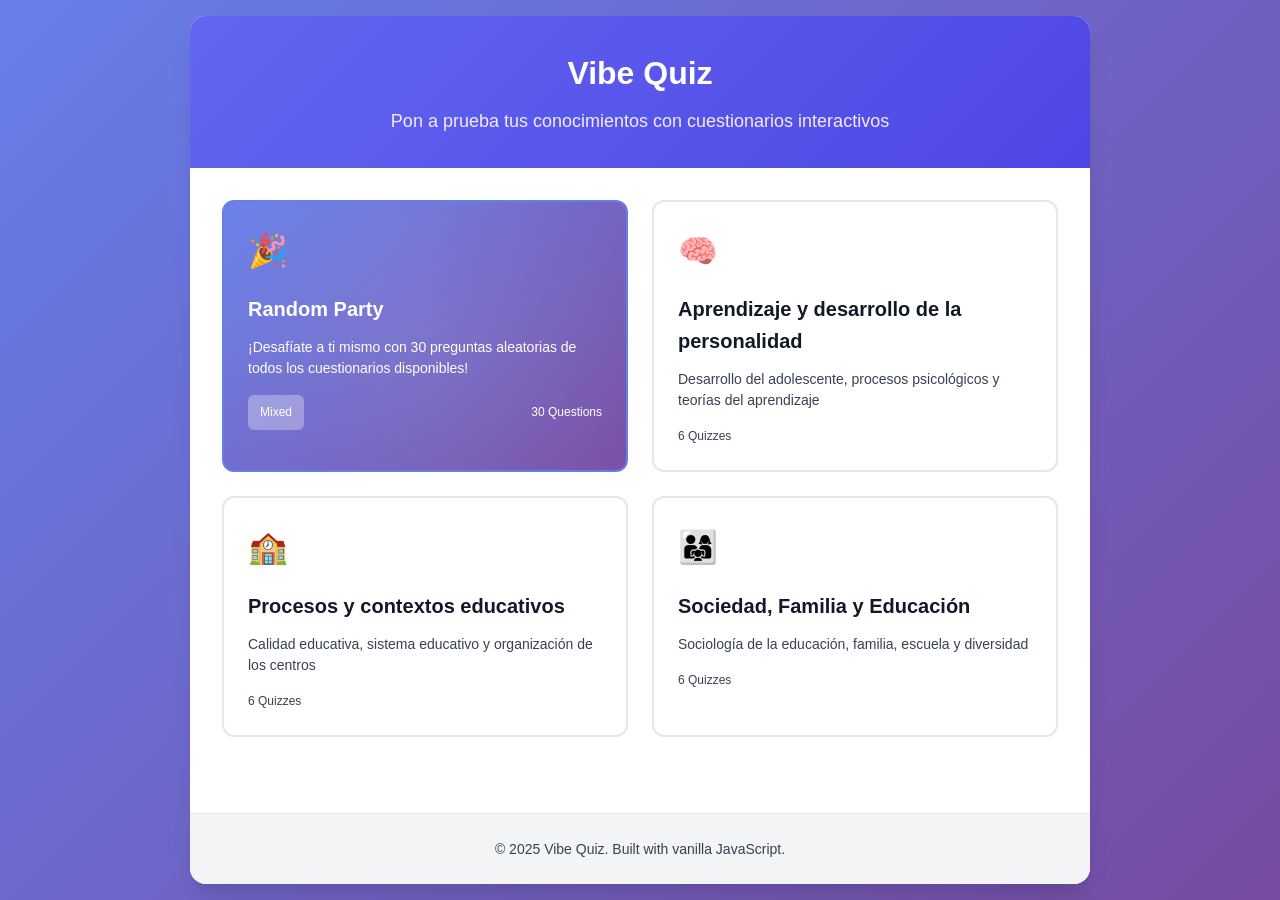
<file: index.html>
<!DOCTYPE html>
<html lang="en">
<head>
    <meta charset="UTF-8">
    <meta name="viewport" content="width=device-width, initial-scale=1.0">
    <meta name="description" content="Vibe Quiz - Pon a prueba tus conocimientos con cuestionarios interactivos">
    <title>Vibe Quiz</title>
    <link rel="stylesheet" href="css/styles.css">
</head>
<body>
    <div class="container">
        <header class="header">
            <h1 class="header__title">Vibe Quiz</h1>
            <p class="header__subtitle">Pon a prueba tus conocimientos con cuestionarios interactivos</p>
        </header>

        <main class="main">
            <section class="quiz-grid" id="quizGrid">
                <div class="loading">Cargando cuestionarios...</div>
            </section>
        </main>

        <footer class="footer">
            <p>&copy; 2025 Vibe Quiz. Built with vanilla JavaScript.</p>
        </footer>
    </div>

    <script type="module" src="js/index.js"></script>
</body>
</html>
</file>
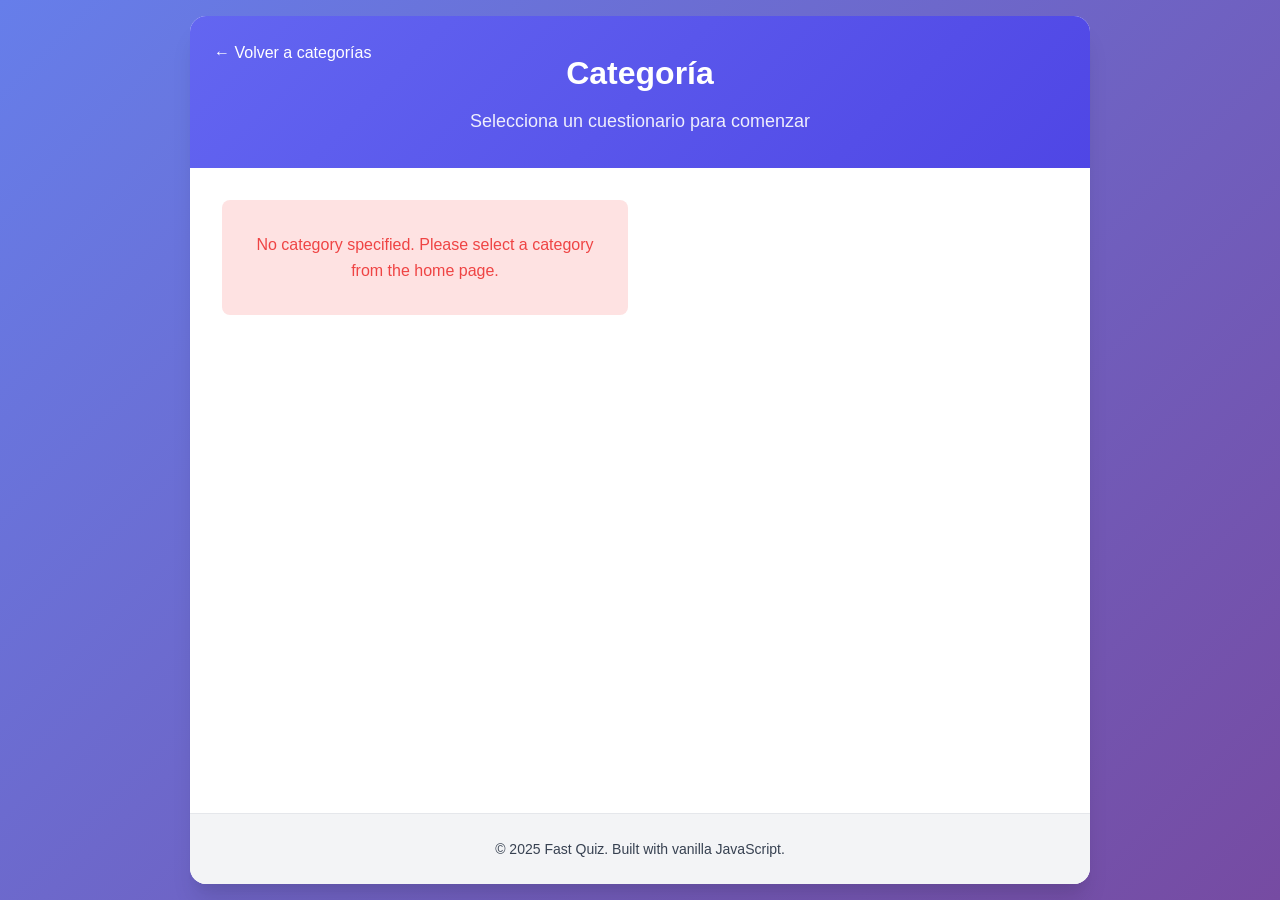
<file: category.html>
<!DOCTYPE html>
<html lang="en">
<head>
    <meta charset="UTF-8">
    <meta name="viewport" content="width=device-width, initial-scale=1.0">
    <meta name="description" content="Fast Quiz Application - Browse quizzes by category">
    <title>Vibe Quiz</title>
    <link rel="stylesheet" href="css/styles.css">
</head>
<body>
    <div class="container">
        <header class="header">
            <a href="index.html" class="header__back-link">← Volver a categorías</a>
            <h1 class="header__title" id="categoryTitle">Categoría</h1>
            <p class="header__subtitle" id="categoryDescription">Selecciona un cuestionario para comenzar</p>
        </header>

        <main class="main">
            <section class="quiz-grid" id="quizGrid">
                <div class="loading">Cargando cuestionarios...</div>
            </section>
        </main>

        <footer class="footer">
            <p>&copy; 2025 Fast Quiz. Built with vanilla JavaScript.</p>
        </footer>
    </div>

    <script type="module" src="js/category.js"></script>
</body>
</html>
</file>
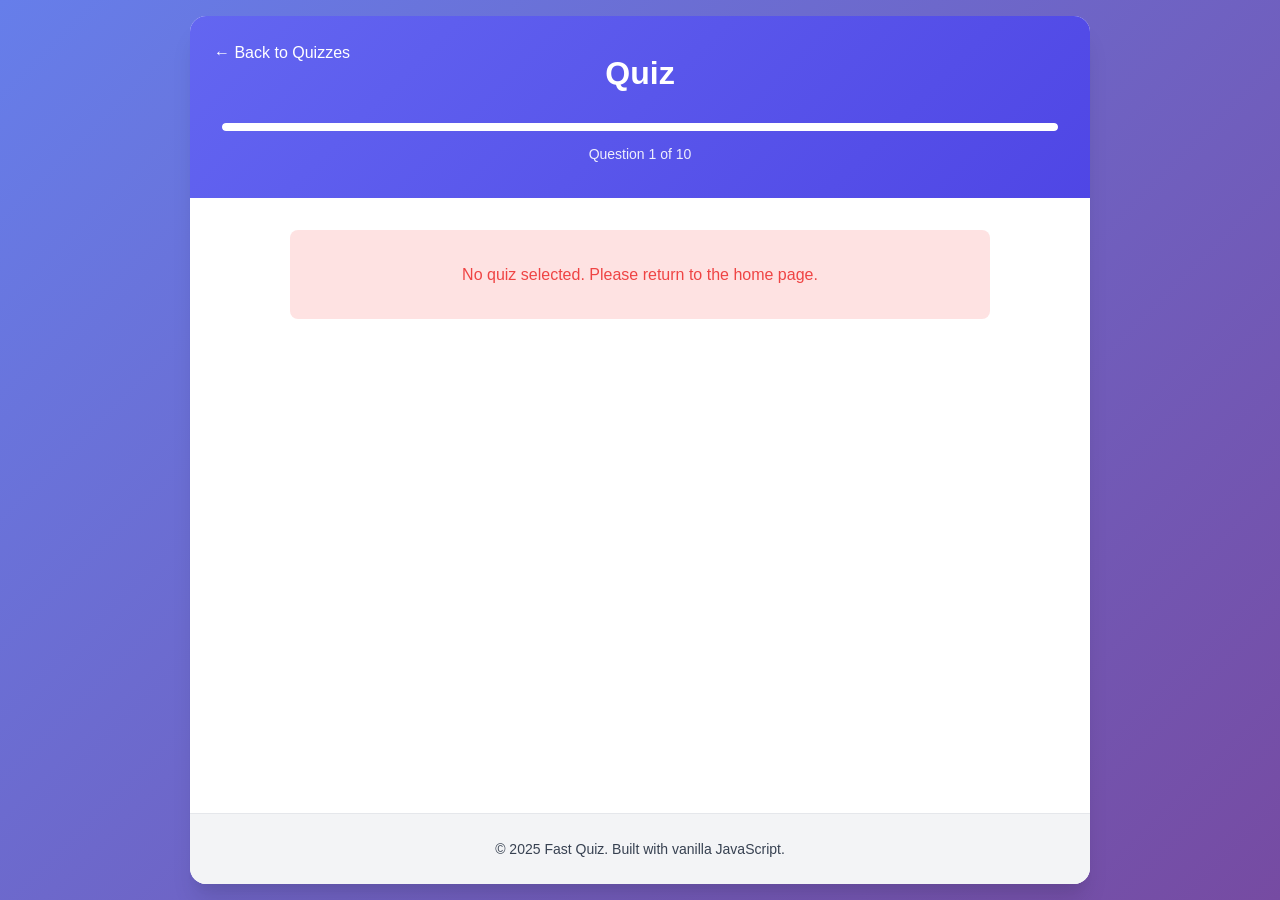
<file: quiz.html>
<!DOCTYPE html>
<html lang="en">
<head>
    <meta charset="UTF-8">
    <meta name="viewport" content="width=device-width, initial-scale=1.0">
    <meta name="description" content="Take a quiz and test your knowledge">
    <title>Fast Quiz - Take Quiz</title>
    <link rel="stylesheet" href="css/styles.css">
</head>
<body>
    <div class="container">
        <header class="header">
            <a href="index.html" class="back-link">&larr; Back to Quizzes</a>
            <h1 class="header__title" id="quizTitle">Quiz</h1>
            <div class="progress-bar">
                <div class="progress-bar__fill" id="progressBar"></div>
            </div>
            <p class="progress-text" id="progressText">Question 1 of 10</p>
        </header>

        <main class="main">
            <div id="quizContainer" class="quiz-container">
                <div class="loading">Loading quiz...</div>
            </div>

            <div id="resultsContainer" class="results-container" style="display: none;">
                <div class="results-card">
                    <h2 class="results__title">Quiz Complete!</h2>
                    <div class="results__score">
                        <span class="score-label">Your Score:</span>
                        <span class="score-value" id="finalScore">0/0</span>
                        <span class="score-percentage" id="scorePercentage">0%</span>
                    </div>
                    <div class="results__breakdown" id="resultsBreakdown"></div>
                    <div class="results__message" id="resultsMessage"></div>
                    <div class="results__actions">
                        <button class="btn btn--primary" id="retryBtn">Retry Quiz</button>
                        <a href="index.html" class="btn btn--secondary">Choose Another Quiz</a>
                    </div>
                </div>
            </div>
        </main>

        <footer class="footer">
            <p>&copy; 2025 Fast Quiz. Built with vanilla JavaScript.</p>
        </footer>
    </div>

    <script type="module" src="js/quiz.js"></script>
</body>
</html>
</file>
<file: css/styles.css>
/* ===================================
   CSS CUSTOM PROPERTIES (VARIABLES)
   =================================== */
:root {
    /* Color Palette */
    --color-primary: #6366f1;
    --color-primary-dark: #4f46e5;
    --color-primary-light: #818cf8;
    --color-success: #10b981;
    --color-error: #ef4444;
    --color-warning: #f59e0b;
    --color-neutral-100: #f3f4f6;
    --color-neutral-200: #e5e7eb;
    --color-neutral-300: #d1d5db;
    --color-neutral-700: #374151;
    --color-neutral-800: #1f2937;
    --color-neutral-900: #111827;
    --color-white: #ffffff;

    /* Typography */
    --font-family-base: -apple-system, BlinkMacSystemFont, 'Segoe UI', Roboto, 'Helvetica Neue', Arial, sans-serif;
    --font-size-xs: 0.75rem;
    --font-size-sm: 0.875rem;
    --font-size-base: 1rem;
    --font-size-lg: 1.125rem;
    --font-size-xl: 1.25rem;
    --font-size-2xl: 1.5rem;
    --font-size-3xl: 2rem;
    --font-weight-normal: 400;
    --font-weight-medium: 500;
    --font-weight-semibold: 600;
    --font-weight-bold: 700;

    /* Spacing */
    --spacing-xs: 0.5rem;
    --spacing-sm: 0.75rem;
    --spacing-md: 1rem;
    --spacing-lg: 1.5rem;
    --spacing-xl: 2rem;
    --spacing-2xl: 3rem;

    /* Border Radius */
    --radius-sm: 0.375rem;
    --radius-md: 0.5rem;
    --radius-lg: 0.75rem;
    --radius-xl: 1rem;

    /* Shadows */
    --shadow-sm: 0 1px 2px 0 rgba(0, 0, 0, 0.05);
    --shadow-md: 0 4px 6px -1px rgba(0, 0, 0, 0.1), 0 2px 4px -1px rgba(0, 0, 0, 0.06);
    --shadow-lg: 0 10px 15px -3px rgba(0, 0, 0, 0.1), 0 4px 6px -2px rgba(0, 0, 0, 0.05);
    --shadow-xl: 0 20px 25px -5px rgba(0, 0, 0, 0.1), 0 10px 10px -5px rgba(0, 0, 0, 0.04);

    /* Transitions */
    --transition-fast: 150ms ease-in-out;
    --transition-base: 250ms ease-in-out;
    --transition-slow: 350ms ease-in-out;
}

/* ===================================
   RESET & BASE STYLES
   =================================== */
*, *::before, *::after {
    box-sizing: border-box;
    margin: 0;
    padding: 0;
}

html {
    font-size: 16px;
    -webkit-font-smoothing: antialiased;
    -moz-osx-font-smoothing: grayscale;
}

body {
    font-family: var(--font-family-base);
    font-size: var(--font-size-base);
    line-height: 1.6;
    color: var(--color-neutral-800);
    background: linear-gradient(135deg, #667eea 0%, #764ba2 100%);
    min-height: 100vh;
    padding: var(--spacing-md);
}

/* ===================================
   LAYOUT
   =================================== */
.container {
    max-width: 900px;
    margin: 0 auto;
    background-color: var(--color-white);
    border-radius: var(--radius-xl);
    box-shadow: var(--shadow-xl);
    overflow: hidden;
    min-height: calc(100vh - 2rem);
    display: flex;
    flex-direction: column;
}

/* ===================================
   HEADER
   =================================== */
.header {
    background: linear-gradient(135deg, var(--color-primary) 0%, var(--color-primary-dark) 100%);
    color: var(--color-white);
    padding: var(--spacing-xl);
    text-align: center;
    position: relative;
}

.header__title {
    font-size: var(--font-size-3xl);
    font-weight: var(--font-weight-bold);
    margin-bottom: var(--spacing-xs);
}

.header__subtitle {
    font-size: var(--font-size-lg);
    opacity: 0.9;
    font-weight: var(--font-weight-normal);
}

.header__back-link,
.back-link {
    position: absolute;
    top: var(--spacing-lg);
    left: var(--spacing-lg);
    color: var(--color-white);
    text-decoration: none;
    font-size: var(--font-size-base);
    font-weight: var(--font-weight-medium);
    transition: opacity var(--transition-fast);
}

.header__back-link:hover,
.back-link:hover {
    opacity: 0.8;
}

/* Progress Bar */
.progress-bar {
    width: 100%;
    height: 8px;
    background-color: rgba(255, 255, 255, 0.3);
    border-radius: var(--radius-sm);
    overflow: hidden;
    margin-top: var(--spacing-lg);
}

.progress-bar__fill {
    height: 100%;
    background-color: var(--color-white);
    transition: width var(--transition-slow);
    border-radius: var(--radius-sm);
}

.progress-text {
    margin-top: var(--spacing-sm);
    font-size: var(--font-size-sm);
    opacity: 0.9;
}

/* ===================================
   MAIN CONTENT
   =================================== */
.main {
    flex: 1;
    padding: var(--spacing-xl);
}

/* ===================================
   QUIZ GRID (INDEX PAGE)
   =================================== */
.quiz-grid {
    display: grid;
    grid-template-columns: repeat(auto-fill, minmax(280px, 1fr));
    gap: var(--spacing-lg);
}

.quiz-card {
    background-color: var(--color-white);
    border: 2px solid var(--color-neutral-200);
    border-radius: var(--radius-lg);
    padding: var(--spacing-lg);
    cursor: pointer;
    transition: all var(--transition-base);
    text-decoration: none;
    color: inherit;
    display: block;
}

.quiz-card:hover {
    transform: translateY(-4px);
    box-shadow: var(--shadow-lg);
    border-color: var(--color-primary);
}

/* Cards with Quick Quiz actions */
.quiz-card--with-actions {
    padding: 0;
    overflow: hidden;
    display: flex;
    flex-direction: column;
}

.quiz-card--with-actions:hover {
    transform: translateY(-4px);
    box-shadow: var(--shadow-lg);
    border-color: var(--color-primary);
}

.quiz-card__main {
    padding: var(--spacing-lg);
    text-decoration: none;
    color: inherit;
    cursor: pointer;
    flex: 1;
    display: block;
}

.quiz-card__icon {
    font-size: var(--font-size-3xl);
    margin-bottom: var(--spacing-md);
}

.quiz-card__title {
    font-size: var(--font-size-xl);
    font-weight: var(--font-weight-semibold);
    margin-bottom: var(--spacing-sm);
    color: var(--color-neutral-900);
}

.quiz-card__description {
    font-size: var(--font-size-sm);
    color: var(--color-neutral-700);
    margin-bottom: var(--spacing-md);
    line-height: 1.5;
}

.quiz-card__meta {
    display: flex;
    justify-content: space-between;
    align-items: center;
    font-size: var(--font-size-xs);
    color: var(--color-neutral-700);
}

.quiz-card__difficulty {
    padding: var(--spacing-xs) var(--spacing-sm);
    border-radius: var(--radius-sm);
    font-weight: var(--font-weight-medium);
}

.quiz-card__difficulty--easy {
    background-color: #d1fae5;
    color: #065f46;
}

.quiz-card__difficulty--medium {
    background-color: #fef3c7;
    color: #92400e;
}

.quiz-card__difficulty--hard {
    background-color: #fee2e2;
    color: #991b1b;
}

/* Random Party Card - Special styling */
.quiz-card--random {
    background: linear-gradient(135deg, #667eea 0%, #764ba2 100%);
    border-color: #667eea;
    color: var(--color-white);
    position: relative;
    overflow: hidden;
}

.quiz-card--random::before {
    content: '';
    position: absolute;
    top: -50%;
    right: -50%;
    width: 200%;
    height: 200%;
    background: radial-gradient(circle, rgba(255,255,255,0.1) 0%, transparent 70%);
    animation: rotate 20s linear infinite;
}

.quiz-card--random:hover {
    transform: translateY(-4px) scale(1.02);
    box-shadow: 0 20px 40px rgba(102, 126, 234, 0.4);
    border-color: #667eea;
}

.quiz-card--random .quiz-card__title,
.quiz-card--random .quiz-card__description,
.quiz-card--random .quiz-card__meta {
    color: var(--color-white);
    position: relative;
    z-index: 1;
}

.quiz-card--random .quiz-card__difficulty {
    background-color: rgba(255, 255, 255, 0.3);
    color: var(--color-white);
}

@keyframes rotate {
    from {
        transform: rotate(0deg);
    }
    to {
        transform: rotate(360deg);
    }
}

/* Quick Quiz Section and Button */
.quiz-card__actions {
    border-top: 1px solid var(--color-neutral-200);
    padding: var(--spacing-md);
    background-color: var(--color-neutral-100);
    display: flex;
    flex-direction: column;
    gap: var(--spacing-sm);
}

.quick-quiz-btn {
    display: flex;
    align-items: center;
    justify-content: center;
    gap: var(--spacing-sm);
    width: 100%;
    padding: var(--spacing-sm) var(--spacing-md);
    background: linear-gradient(135deg, #f59e0b 0%, #d97706 100%);
    color: var(--color-white);
    text-decoration: none;
    border-radius: var(--radius-md);
    font-weight: var(--font-weight-semibold);
    transition: all var(--transition-fast);
    border: none;
    cursor: pointer;
}

.quick-quiz-btn:hover {
    background: linear-gradient(135deg, #d97706 0%, #b45309 100%);
    transform: scale(1.02);
    box-shadow: 0 2px 8px rgba(217, 119, 6, 0.3);
}

.quick-quiz-btn__icon {
    font-size: var(--font-size-lg);
    line-height: 1;
}

.quick-quiz-btn__text {
    font-size: var(--font-size-base);
}

.quick-quiz-btn__detail {
    font-size: var(--font-size-xs);
    opacity: 0.9;
    font-weight: var(--font-weight-normal);
}

/* Diagram Button */
.diagram-btn {
    display: flex;
    align-items: center;
    justify-content: center;
    gap: var(--spacing-sm);
    width: 100%;
    padding: var(--spacing-sm) var(--spacing-md);
    background: linear-gradient(135deg, #3b82f6 0%, #1d4ed8 100%);
    color: var(--color-white);
    text-decoration: none;
    border-radius: var(--radius-md);
    font-weight: var(--font-weight-semibold);
    transition: all var(--transition-fast);
}

.diagram-btn:hover {
    background: linear-gradient(135deg, #2563eb 0%, #1e40af 100%);
    transform: scale(1.02);
    box-shadow: 0 2px 8px rgba(29, 78, 216, 0.3);
}

.diagram-btn__icon {
    font-size: var(--font-size-lg);
    line-height: 1;
}

.diagram-btn__text {
    font-size: var(--font-size-base);
}

/* ===================================
   QUIZ CONTAINER (QUIZ PAGE)
   =================================== */
.quiz-container {
    max-width: 700px;
    margin: 0 auto;
}

.question-card {
    background-color: var(--color-white);
    border: 2px solid var(--color-neutral-200);
    border-radius: var(--radius-lg);
    padding: var(--spacing-xl);
    margin-bottom: var(--spacing-lg);
}

.question-card__number {
    font-size: var(--font-size-sm);
    font-weight: var(--font-weight-semibold);
    color: var(--color-primary);
    margin-bottom: var(--spacing-sm);
    text-transform: uppercase;
    letter-spacing: 0.5px;
}

.question-card__text {
    font-size: var(--font-size-xl);
    font-weight: var(--font-weight-semibold);
    color: var(--color-neutral-900);
    margin-bottom: var(--spacing-xl);
    line-height: 1.4;
}

.options-list {
    list-style: none;
    display: flex;
    flex-direction: column;
    gap: var(--spacing-md);
}

.option-item {
    position: relative;
}

.option-button {
    width: 100%;
    text-align: left;
    padding: var(--spacing-lg);
    border: 2px solid var(--color-neutral-300);
    background-color: var(--color-white);
    border-radius: var(--radius-md);
    font-size: var(--font-size-base);
    font-family: inherit;
    cursor: pointer;
    transition: all var(--transition-fast);
    font-weight: var(--font-weight-medium);
    color: var(--color-neutral-800);
}

.option-button:hover:not(:disabled) {
    border-color: var(--color-primary);
    background-color: var(--color-neutral-100);
    transform: translateX(4px);
}

.option-button:disabled {
    cursor: not-allowed;
}

.option-button.selected {
    border-color: var(--color-primary);
    background-color: var(--color-primary-light);
    color: var(--color-white);
}

.option-button.correct {
    border-color: var(--color-success);
    background-color: var(--color-success);
    color: var(--color-white);
}

.option-button.incorrect {
    border-color: var(--color-error);
    background-color: var(--color-error);
    color: var(--color-white);
}

.option-button.dimmed {
    opacity: 0.5;
}

/* Feedback Message */
.feedback {
    margin-top: var(--spacing-lg);
    padding: var(--spacing-lg);
    border-radius: var(--radius-md);
    font-size: var(--font-size-base);
    font-weight: var(--font-weight-medium);
    animation: slideIn var(--transition-base);
}

.feedback--correct {
    background-color: #d1fae5;
    color: #065f46;
    border: 2px solid var(--color-success);
}

.feedback--incorrect {
    background-color: #fee2e2;
    color: #991b1b;
    border: 2px solid var(--color-error);
}

.feedback__title {
    font-weight: var(--font-weight-bold);
    margin-bottom: var(--spacing-xs);
}

.feedback__explanation {
    font-size: var(--font-size-sm);
    opacity: 0.9;
}

/* Navigation Buttons */
.navigation {
    display: flex;
    justify-content: flex-end;
    gap: var(--spacing-md);
    margin-top: var(--spacing-xl);
}

/* ===================================
   RESULTS CONTAINER
   =================================== */
.results-container {
    max-width: 600px;
    margin: 0 auto;
}

.results-card {
    background-color: var(--color-white);
    border: 2px solid var(--color-neutral-200);
    border-radius: var(--radius-lg);
    padding: var(--spacing-2xl);
    text-align: center;
    animation: scaleIn var(--transition-slow);
}

.results__title {
    font-size: var(--font-size-3xl);
    font-weight: var(--font-weight-bold);
    color: var(--color-neutral-900);
    margin-bottom: var(--spacing-xl);
}

.results__score {
    display: flex;
    flex-direction: column;
    align-items: center;
    gap: var(--spacing-sm);
    margin-bottom: var(--spacing-xl);
    padding: var(--spacing-xl);
    background: linear-gradient(135deg, var(--color-primary-light) 0%, var(--color-primary) 100%);
    border-radius: var(--radius-lg);
    color: var(--color-white);
}

.score-label {
    font-size: var(--font-size-base);
    font-weight: var(--font-weight-medium);
    opacity: 0.9;
}

.score-value {
    font-size: 4rem;
    font-weight: var(--font-weight-bold);
    line-height: 1;
}

.score-percentage {
    font-size: var(--font-size-xl);
    font-weight: var(--font-weight-semibold);
}

.results__breakdown {
    font-size: var(--font-size-base, 1rem);
    color: var(--color-neutral-600);
    margin-bottom: var(--spacing-md);
}

.results__message {
    font-size: var(--font-size-lg);
    color: var(--color-neutral-700);
    margin-bottom: var(--spacing-xl);
    line-height: 1.6;
}

.results__actions {
    display: flex;
    gap: var(--spacing-md);
    justify-content: center;
    flex-wrap: wrap;
}

/* ===================================
   BUTTONS
   =================================== */
.btn {
    padding: var(--spacing-md) var(--spacing-xl);
    border: none;
    border-radius: var(--radius-md);
    font-size: var(--font-size-base);
    font-weight: var(--font-weight-semibold);
    font-family: inherit;
    cursor: pointer;
    transition: all var(--transition-fast);
    text-decoration: none;
    display: inline-block;
    text-align: center;
}

.btn--primary {
    background-color: var(--color-primary);
    color: var(--color-white);
}

.btn--primary:hover {
    background-color: var(--color-primary-dark);
    transform: translateY(-2px);
    box-shadow: var(--shadow-md);
}

.btn--secondary {
    background-color: var(--color-neutral-200);
    color: var(--color-neutral-800);
}

.btn--secondary:hover {
    background-color: var(--color-neutral-300);
    transform: translateY(-2px);
    box-shadow: var(--shadow-md);
}

.btn:disabled {
    opacity: 0.6;
    cursor: not-allowed;
    transform: none;
}

/* ===================================
   FOOTER
   =================================== */
.footer {
    padding: var(--spacing-lg);
    text-align: center;
    font-size: var(--font-size-sm);
    color: var(--color-neutral-700);
    background-color: var(--color-neutral-100);
    border-top: 1px solid var(--color-neutral-200);
}

/* ===================================
   UTILITY CLASSES
   =================================== */
.loading {
    text-align: center;
    padding: var(--spacing-2xl);
    color: var(--color-neutral-700);
    font-size: var(--font-size-lg);
}

.error {
    text-align: center;
    padding: var(--spacing-xl);
    color: var(--color-error);
    background-color: #fee2e2;
    border-radius: var(--radius-md);
    font-weight: var(--font-weight-medium);
}

/* ===================================
   ANIMATIONS
   =================================== */
@keyframes slideIn {
    from {
        opacity: 0;
        transform: translateY(-10px);
    }
    to {
        opacity: 1;
        transform: translateY(0);
    }
}

@keyframes scaleIn {
    from {
        opacity: 0;
        transform: scale(0.95);
    }
    to {
        opacity: 1;
        transform: scale(1);
    }
}

/* ===================================
   RESPONSIVE DESIGN
   =================================== */
@media (max-width: 640px) {
    :root {
        --font-size-3xl: 1.75rem;
        --font-size-2xl: 1.375rem;
    }

    body {
        padding: 0;
    }

    .container {
        border-radius: 0;
        min-height: 100vh;
    }

    .header {
        padding: var(--spacing-lg);
    }

    .main {
        padding: var(--spacing-lg);
    }

    .quiz-grid {
        grid-template-columns: 1fr;
    }

    .question-card {
        padding: var(--spacing-lg);
    }

    .results-card {
        padding: var(--spacing-xl);
    }

    .score-value {
        font-size: 3rem;
    }

    .results__actions {
        flex-direction: column;
        width: 100%;
    }

    .btn {
        width: 100%;
    }

    /* Quick Quiz button on mobile */
    .quick-quiz-btn {
        flex-direction: column;
        gap: var(--spacing-xs);
        padding: var(--spacing-sm) var(--spacing-md);
    }

    .quick-quiz-btn__detail {
        font-size: 0.7rem;
    }
}

@media (prefers-reduced-motion: reduce) {
    *,
    *::before,
    *::after {
        animation-duration: 0.01ms !important;
        animation-iteration-count: 1 !important;
        transition-duration: 0.01ms !important;
    }
}
</file>
